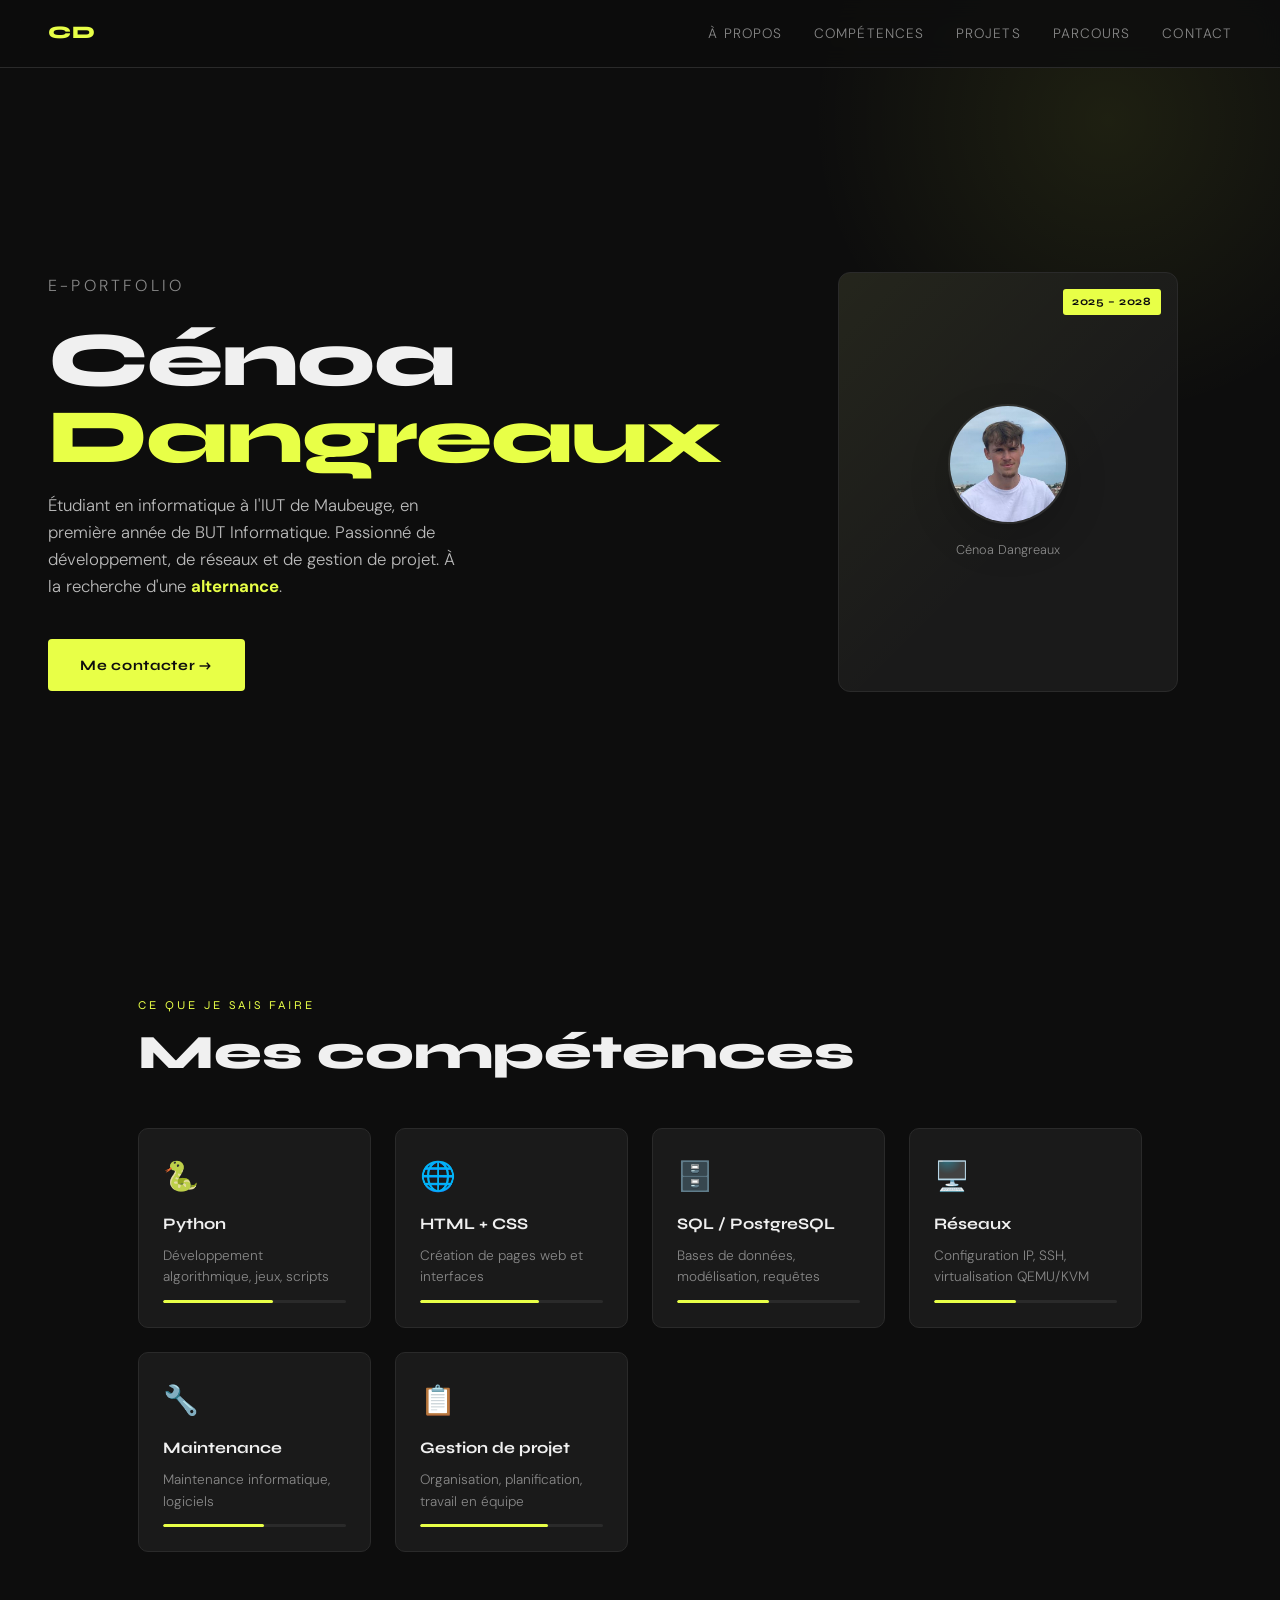
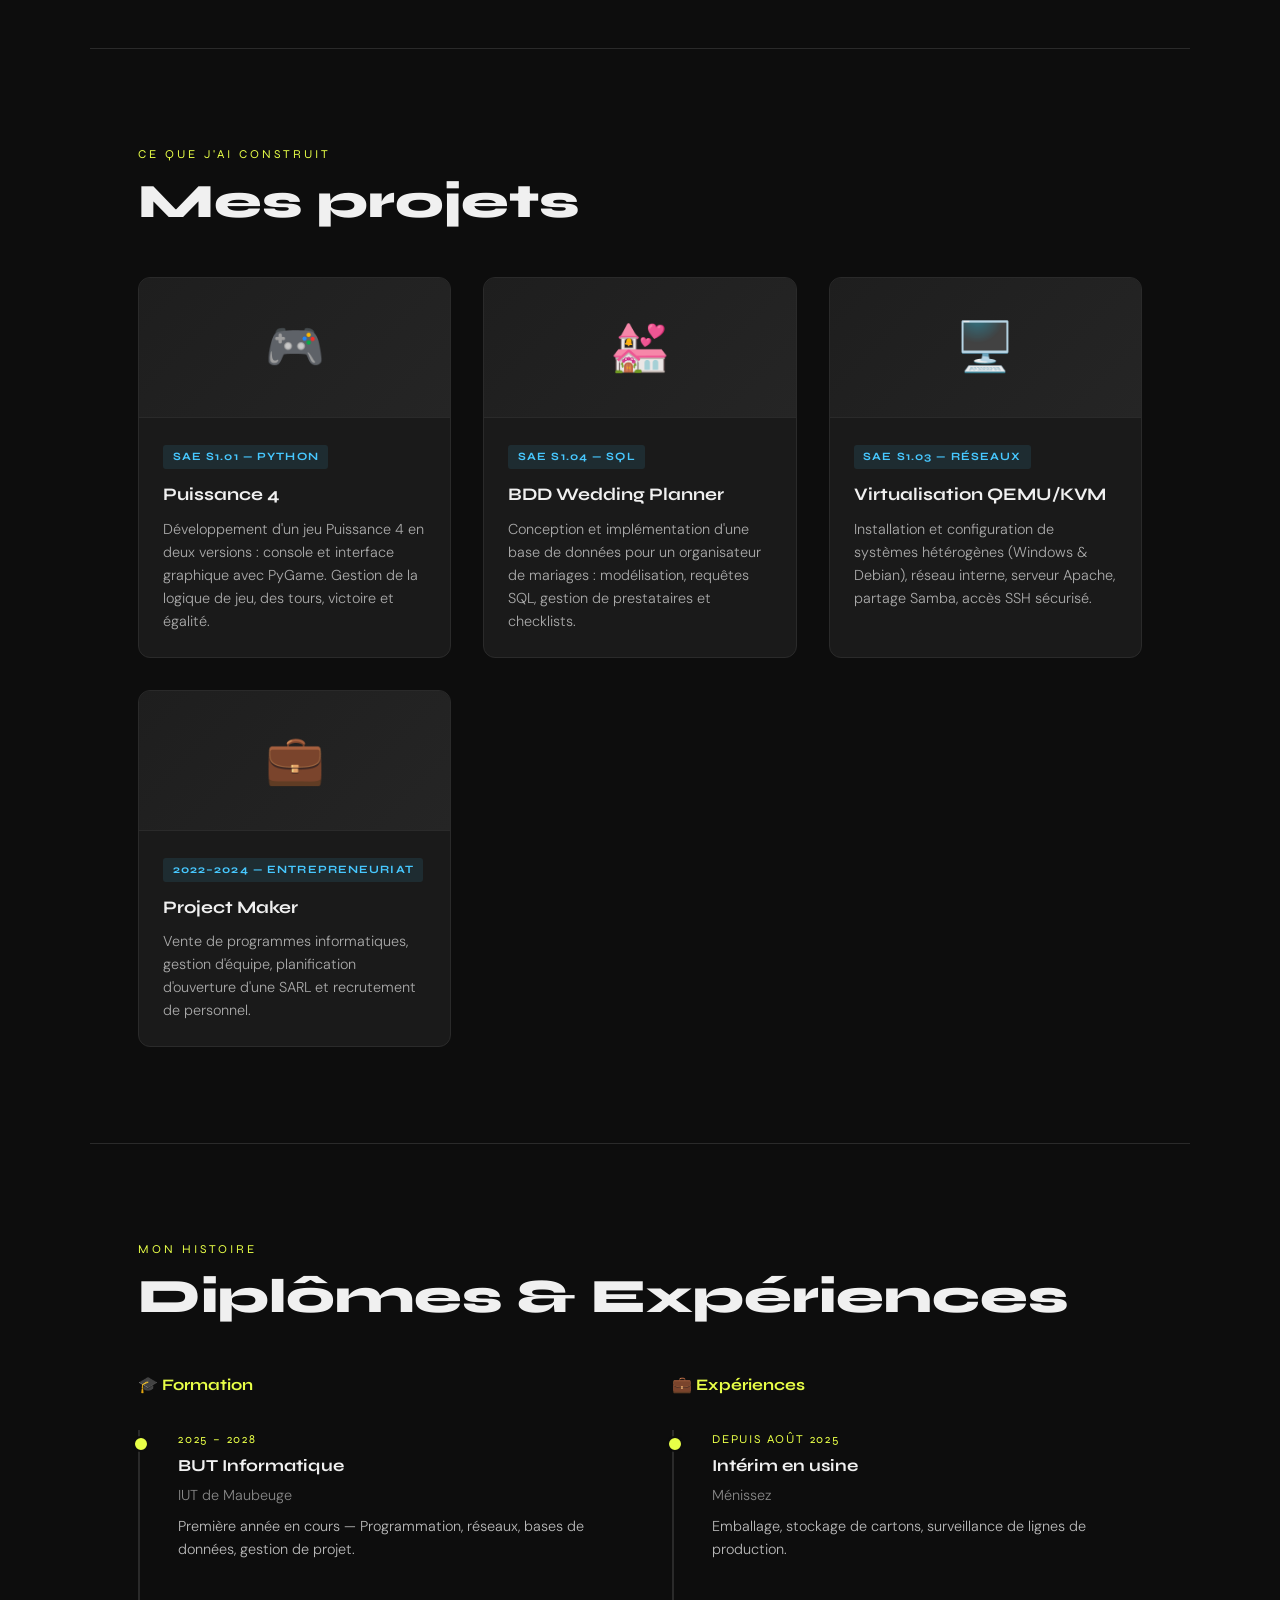
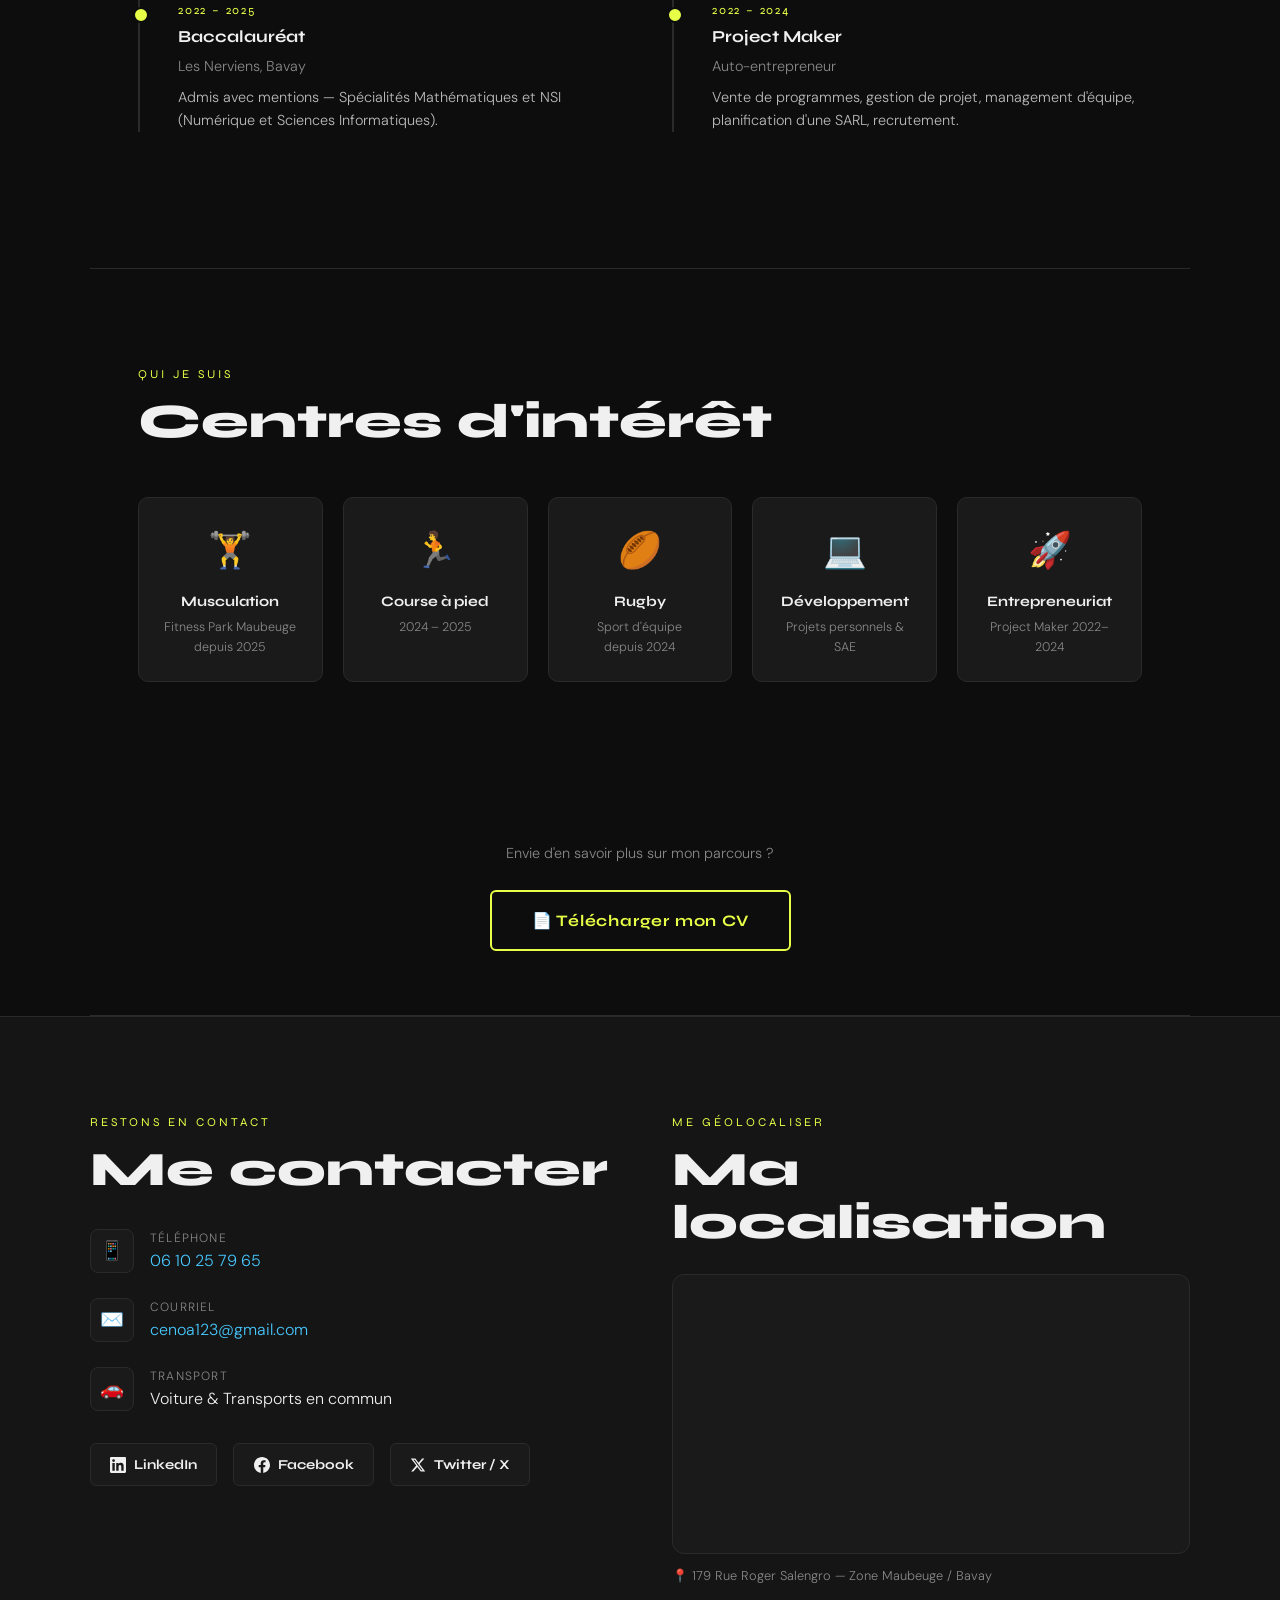
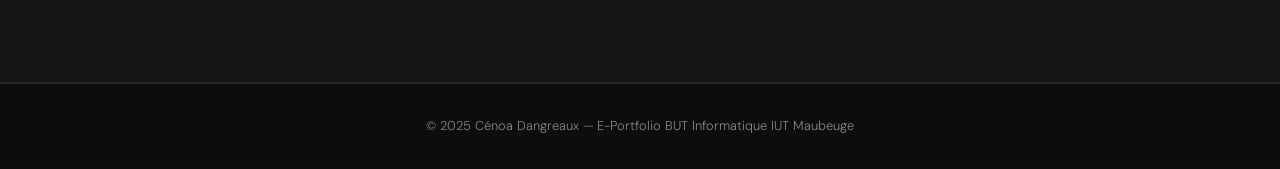
<file: index.html>
<!DOCTYPE html>
<html lang="fr">
<head>
<meta charset="UTF-8">
<meta name="viewport" content="width=device-width, initial-scale=1.0">
<title>Cénoa Dangreaux — Portfolio</title>
<link href="https://fonts.googleapis.com/css2?family=Syne:wght@400;700;800&family=DM+Sans:ital,wght@0,300;0,400;1,300&display=swap" rel="stylesheet">
<link rel="stylesheet" href="style.css">
</head>
<body>


<nav>
  <div class="nav-logo">CD</div>
  <ul class="nav-links">
    <li><a href="#about">À propos</a></li>
    <li><a href="#competences">Compétences</a></li>
    <li><a href="#projets">Projets</a></li>
    <li><a href="#parcours">Parcours</a></li>
    <li><a href="#contact">Contact</a></li>
  </ul>
</nav>


<section id="about" style="max-width:100%; padding:0;">
  <div id="hero">
    <div class="hero-text fade-in">
      <p class="hero-subtitle">E-Portfolio</p>
      <h1>Cénoa<br><span>Dangreaux</span></h1>
      <p class="hero-desc">
        Étudiant en informatique à l'IUT de Maubeuge, en première année de BUT Informatique.
        Passionné de développement, de réseaux et de gestion de projet. À la recherche d'une <strong style="color:var(--accent)">alternance</strong>.
      </p>
      <a href="#contact" class="hero-cta">Me contacter →</a>
    </div>
    <div class="hero-photo-container fade-in">
      <div class="photo-frame">
        <span class="corner-tag">2025 – 2028</span>
        <img src="photo.jpg" alt="Photo de Cénoa Dangreaux" class="photo-image">
        <p class="photo-label">Cénoa Dangreaux</p>
      </div>
    </div>
  </div>
</section>


<section id="competences">
  <div class="section-label">Ce que je sais faire</div>
  <h2 class="section-title">Mes compétences</h2>
  <div class="skills-grid fade-in">
    <div class="skill-card">
      <div class="skill-icon">🐍</div>
      <div class="skill-name">Python</div>
      <p style="font-size:0.85rem;color:var(--muted)">Développement algorithmique, jeux, scripts</p>
      <div class="skill-bar"><div class="skill-fill" style="width:60%"></div></div>
    </div>
    <div class="skill-card">
      <div class="skill-icon">🌐</div>
      <div class="skill-name">HTML + CSS</div>
      <p style="font-size:0.85rem;color:var(--muted)">Création de pages web et interfaces</p>
      <div class="skill-bar"><div class="skill-fill" style="width:65%"></div></div>
    </div>
    <div class="skill-card">
      <div class="skill-icon">🗄️</div>
      <div class="skill-name">SQL / PostgreSQL</div>
      <p style="font-size:0.85rem;color:var(--muted)">Bases de données, modélisation, requêtes</p>
      <div class="skill-bar"><div class="skill-fill" style="width:50%"></div></div>
    </div>
    <div class="skill-card">
      <div class="skill-icon">🖥️</div>
      <div class="skill-name">Réseaux</div>
      <p style="font-size:0.85rem;color:var(--muted)">Configuration IP, SSH, virtualisation QEMU/KVM</p>
      <div class="skill-bar"><div class="skill-fill" style="width:45%"></div></div>
    </div>
    <div class="skill-card">
      <div class="skill-icon">🔧</div>
      <div class="skill-name">Maintenance</div>
      <p style="font-size:0.85rem;color:var(--muted)">Maintenance informatique, logiciels</p>
      <div class="skill-bar"><div class="skill-fill" style="width:55%"></div></div>
    </div>
    <div class="skill-card">
      <div class="skill-icon">📋</div>
      <div class="skill-name">Gestion de projet</div>
      <p style="font-size:0.85rem;color:var(--muted)">Organisation, planification, travail en équipe</p>
      <div class="skill-bar"><div class="skill-fill" style="width:70%"></div></div>
    </div>
  </div>
</section>

<div class="divider"></div>


<section id="projets">
  <div class="section-label">Ce que j'ai construit</div>
  <h2 class="section-title">Mes projets</h2>
  <div class="projects-grid fade-in">

    <div class="project-card">
      <div class="project-top">🎮</div>
      <div class="project-body">
        <span class="project-tag">SAE S1.01 — Python</span>
        <div class="project-title">Puissance 4</div>
        <p class="project-desc">Développement d'un jeu Puissance 4 en deux versions : console et interface graphique avec PyGame. Gestion de la logique de jeu, des tours, victoire et égalité.</p>
      </div>
    </div>

    <div class="project-card">
      <div class="project-top">💒</div>
      <div class="project-body">
        <span class="project-tag">SAE S1.04 — SQL</span>
        <div class="project-title">BDD Wedding Planner</div>
        <p class="project-desc">Conception et implémentation d'une base de données pour un organisateur de mariages : modélisation, requêtes SQL, gestion de prestataires et checklists.</p>
      </div>
    </div>

    <div class="project-card">
      <div class="project-top">🖥️</div>
      <div class="project-body">
        <span class="project-tag">SAE S1.03 — Réseaux</span>
        <div class="project-title">Virtualisation QEMU/KVM</div>
        <p class="project-desc">Installation et configuration de systèmes hétérogènes (Windows & Debian), réseau interne, serveur Apache, partage Samba, accès SSH sécurisé.</p>
      </div>
    </div>

    <div class="project-card">
      <div class="project-top">💼</div>
      <div class="project-body">
        <span class="project-tag">2022–2024 — Entrepreneuriat</span>
        <div class="project-title">Project Maker</div>
        <p class="project-desc">Vente de programmes informatiques, gestion d'équipe, planification d'ouverture d'une SARL et recrutement de personnel.</p>
      </div>
    </div>

  </div>
</section>

<div class="divider"></div>


<section id="parcours">
  <div class="section-label">Mon histoire</div>
  <h2 class="section-title">Diplômes & Expériences</h2>
  <div style="display:grid;grid-template-columns:1fr 1fr;gap:4rem;" class="fade-in">

    <div>
      <p style="font-family:'Syne',sans-serif;font-weight:700;font-size:1rem;margin-bottom:2rem;color:var(--accent)">🎓 Formation</p>
      <div class="timeline">
        <div class="timeline-item">
          <div class="timeline-year">2025 – 2028</div>
          <div class="timeline-title">BUT Informatique</div>
          <div class="timeline-sub">IUT de Maubeuge</div>
          <div class="timeline-desc">Première année en cours — Programmation, réseaux, bases de données, gestion de projet.</div>
        </div>
        <div class="timeline-item">
          <div class="timeline-year">2022 – 2025</div>
          <div class="timeline-title">Baccalauréat</div>
          <div class="timeline-sub">Les Nerviens, Bavay</div>
          <div class="timeline-desc">Admis avec mentions — Spécialités Mathématiques et NSI (Numérique et Sciences Informatiques).</div>
        </div>
      </div>
    </div>

    <div>
      <p style="font-family:'Syne',sans-serif;font-weight:700;font-size:1rem;margin-bottom:2rem;color:var(--accent)">💼 Expériences</p>
      <div class="timeline">
        <div class="timeline-item">
          <div class="timeline-year">Depuis août 2025</div>
          <div class="timeline-title">Intérim en usine</div>
          <div class="timeline-sub">Ménissez</div>
          <div class="timeline-desc">Emballage, stockage de cartons, surveillance de lignes de production.</div>
        </div>
        <div class="timeline-item">
          <div class="timeline-year">2022 – 2024</div>
          <div class="timeline-title">Project Maker</div>
          <div class="timeline-sub">Auto-entrepreneur</div>
          <div class="timeline-desc">Vente de programmes, gestion de projet, management d'équipe, planification d'une SARL, recrutement.</div>
        </div>
      </div>
    </div>

  </div>
</section>

<div class="divider"></div>


<section id="interets">
  <div class="section-label">Qui je suis</div>
  <h2 class="section-title">Centres d'intérêt</h2>
  <div class="interests-grid fade-in">
    <div class="interest-card">
      <div class="interest-icon">🏋️</div>
      <div class="interest-name">Musculation</div>
      <div class="interest-sub">Fitness Park Maubeuge<br>depuis 2025</div>
    </div>
    <div class="interest-card">
      <div class="interest-icon">🏃</div>
      <div class="interest-name">Course à pied</div>
      <div class="interest-sub">2024 – 2025</div>
    </div>
    <div class="interest-card">
      <div class="interest-icon">🏉</div>
      <div class="interest-name">Rugby</div>
      <div class="interest-sub">Sport d'équipe<br>depuis 2024</div>
    </div>
    <div class="interest-card">
      <div class="interest-icon">💻</div>
      <div class="interest-name">Développement</div>
      <div class="interest-sub">Projets personnels & SAE</div>
    </div>
    <div class="interest-card">
      <div class="interest-icon">🚀</div>
      <div class="interest-name">Entrepreneuriat</div>
      <div class="interest-sub">Project Maker 2022–2024</div>
    </div>
  </div>
</section>


<div class="cv-section">
  <p style="color:var(--muted);font-size:0.9rem;margin-bottom:1.5rem;">Envie d'en savoir plus sur mon parcours ?</p>
  <a href="https://drive.google.com/file/d/1ZRacminTgm_De4k5NK4SQ45IIt7u5KYy/view?usp=sharing" class="cv-btn" target="_blank">
    📄 Télécharger mon CV
  </a>
</div>

<div class="divider"></div>


<div id="contact">
  <div class="contact-inner">
    <div>
      <div class="section-label">Restons en contact</div>
      <h2 class="section-title" style="margin-bottom:2rem;">Me contacter</h2>
      <div class="contact-info fade-in">
        <div class="contact-item">
          <div class="contact-icon">📱</div>
          <div class="contact-text">
            <div class="contact-label">Téléphone</div>
            <a href="tel:0610257965">06 10 25 79 65</a>
          </div>
        </div>
        <div class="contact-item">
          <div class="contact-icon">✉️</div>
          <div class="contact-text">
            <div class="contact-label">Courriel</div>
            <a href="mailto:cenoa123@gmail.com">cenoa123@gmail.com</a>
          </div>
        </div>
        <div class="contact-item">
          <div class="contact-icon">🚗</div>
          <div class="contact-text">
            <div class="contact-label">Transport</div>
            <span>Voiture & Transports en commun</span>
          </div>
        </div>
      </div>

      
      <div class="socials fade-in">
        <a href="https://www.linkedin.com/in/cénoa-dangreaux-1918762b9" target="_blank" class="social-btn">
          <svg width="16" height="16" viewBox="0 0 24 24" fill="currentColor"><path d="M20.447 20.452h-3.554v-5.569c0-1.328-.027-3.037-1.852-3.037-1.853 0-2.136 1.445-2.136 2.939v5.667H9.351V9h3.414v1.561h.046c.477-.9 1.637-1.85 3.37-1.85 3.601 0 4.267 2.37 4.267 5.455v6.286zM5.337 7.433a2.062 2.062 0 01-2.063-2.065 2.064 2.064 0 112.063 2.065zm1.782 13.019H3.555V9h3.564v11.452zM22.225 0H1.771C.792 0 0 .774 0 1.729v20.542C0 23.227.792 24 1.771 24h20.451C23.2 24 24 23.227 24 22.271V1.729C24 .774 23.2 0 22.222 0h.003z"/></svg>
          LinkedIn
        </a>
        <span class="social-btn">
          <svg width="16" height="16" viewBox="0 0 24 24" fill="currentColor"><path d="M24 12.073c0-6.627-5.373-12-12-12s-12 5.373-12 12c0 5.99 4.388 10.954 10.125 11.854v-8.385H7.078v-3.47h3.047V9.43c0-3.007 1.792-4.669 4.533-4.669 1.312 0 2.686.235 2.686.235v2.953H15.83c-1.491 0-1.956.925-1.956 1.874v2.25h3.328l-.532 3.47h-2.796v8.385C19.612 23.027 24 18.062 24 12.073z"/></svg>
          Facebook
        </span>
        <span class="social-btn">
          <svg width="16" height="16" viewBox="0 0 24 24" fill="currentColor"><path d="M18.244 2.25h3.308l-7.227 8.26 8.502 11.24H16.17l-5.214-6.817L4.99 21.75H1.68l7.73-8.835L1.254 2.25H8.08l4.713 6.231zm-1.161 17.52h1.833L7.084 4.126H5.117z"/></svg>
          Twitter / X
        </span>
      </div>
    </div>

    
    <div>
      <div class="section-label">Me géolocaliser</div>
      <h2 class="section-title" style="margin-bottom:1.5rem;">Ma localisation</h2>
      <div class="map-placeholder fade-in">
        <iframe
          src="https://www.openstreetmap.org/export/embed.html?bbox=3.85,50.22,4.10,50.35&layer=mapnik&marker=50.2803,3.9744"
          allowfullscreen
          loading="lazy">
        </iframe>
      </div>
      <p style="font-size:0.8rem;color:var(--muted);margin-top:0.75rem;">📍 179 Rue Roger Salengro — Zone Maubeuge / Bavay</p>
    </div>

  </div>
</div>


<footer>
  <p>© 2025 Cénoa Dangreaux — E-Portfolio BUT Informatique IUT Maubeuge</p>
</footer>

<script>
  // Fade-in on scroll
  const observer = new IntersectionObserver((entries) => {
    entries.forEach(e => {
      if (e.isIntersecting) {
        e.target.classList.add('visible');
        observer.unobserve(e.target);
      }
    });
  }, { threshold: 0.15 });

  document.querySelectorAll('.fade-in').forEach(el => observer.observe(el));

  // Skill bar animation on scroll
  const skillObserver = new IntersectionObserver((entries) => {
    entries.forEach(e => {
      if (e.isIntersecting) {
        e.target.querySelectorAll('.skill-fill').forEach(bar => {
          bar.style.animationPlayState = 'running';
        });
      }
    });
  }, { threshold: 0.2 });

  document.querySelectorAll('.skills-grid').forEach(el => skillObserver.observe(el));
</script>
</body>
</html>
</file>
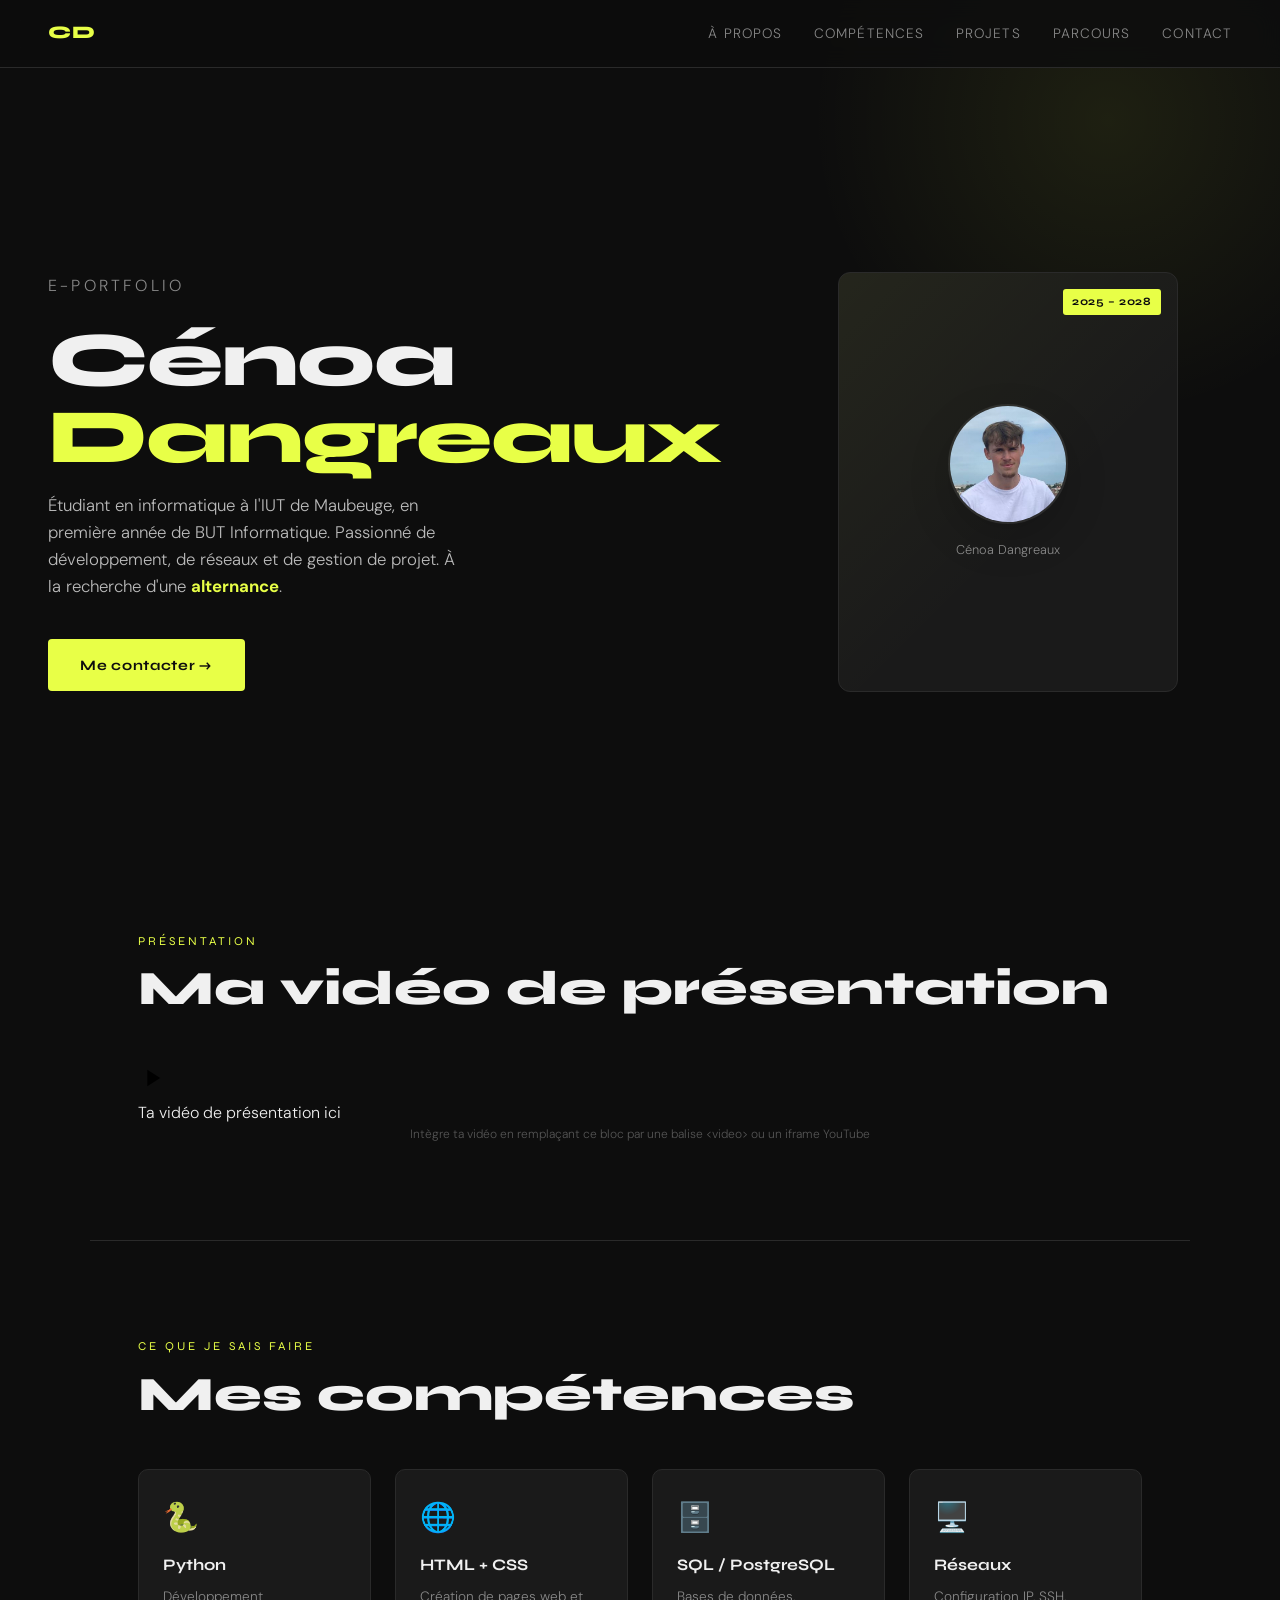
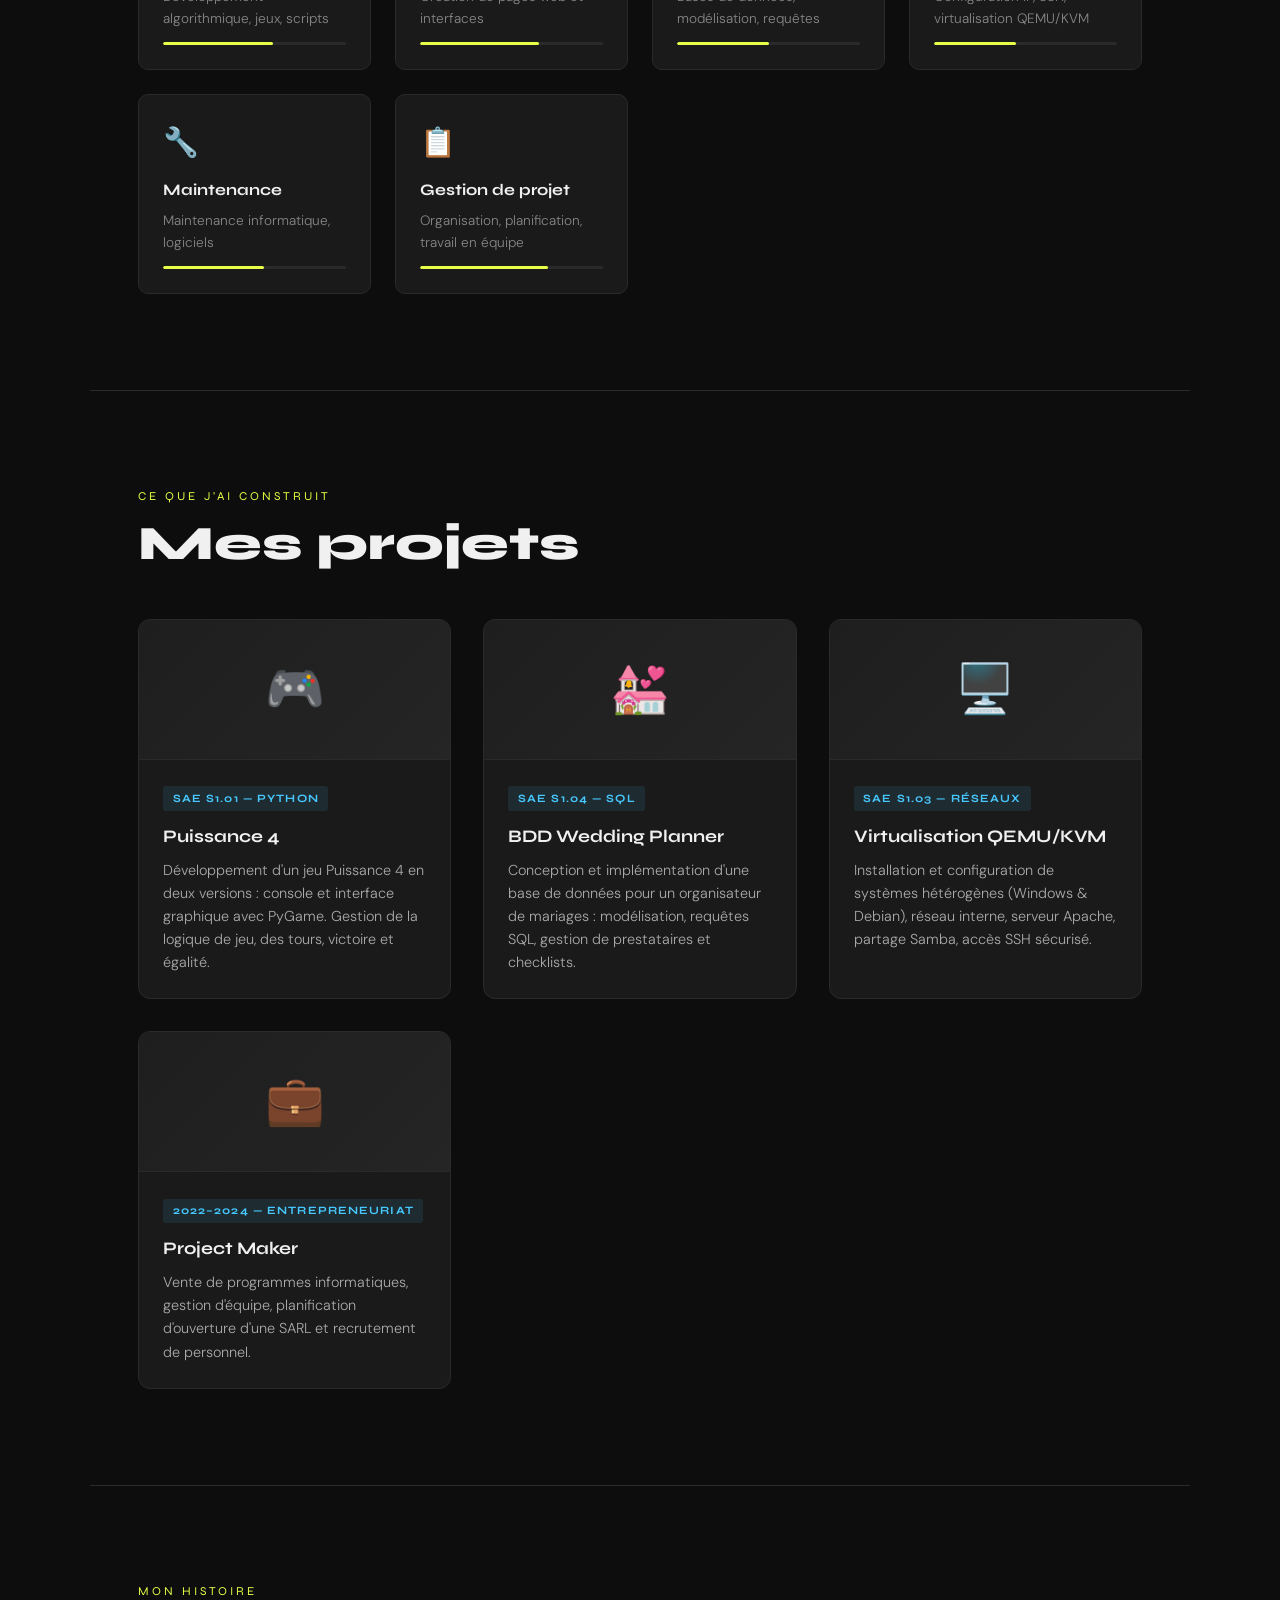
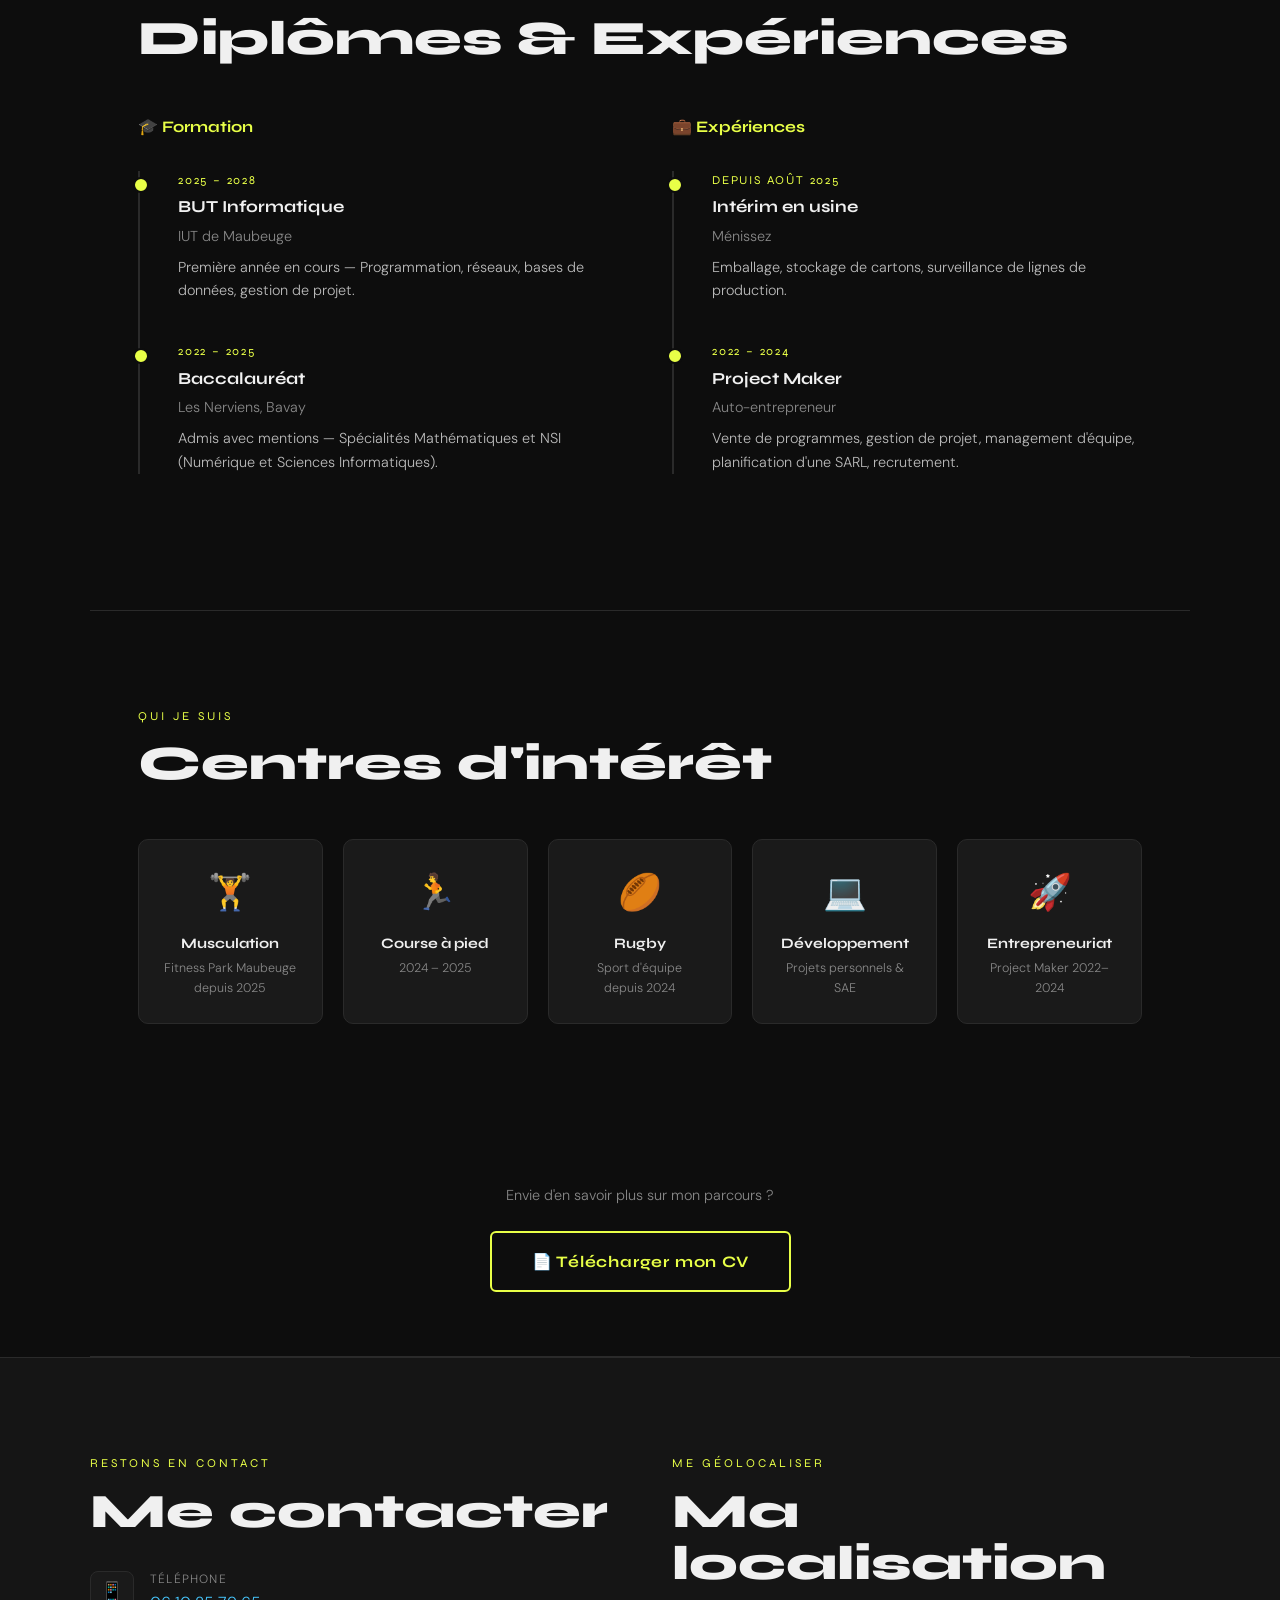
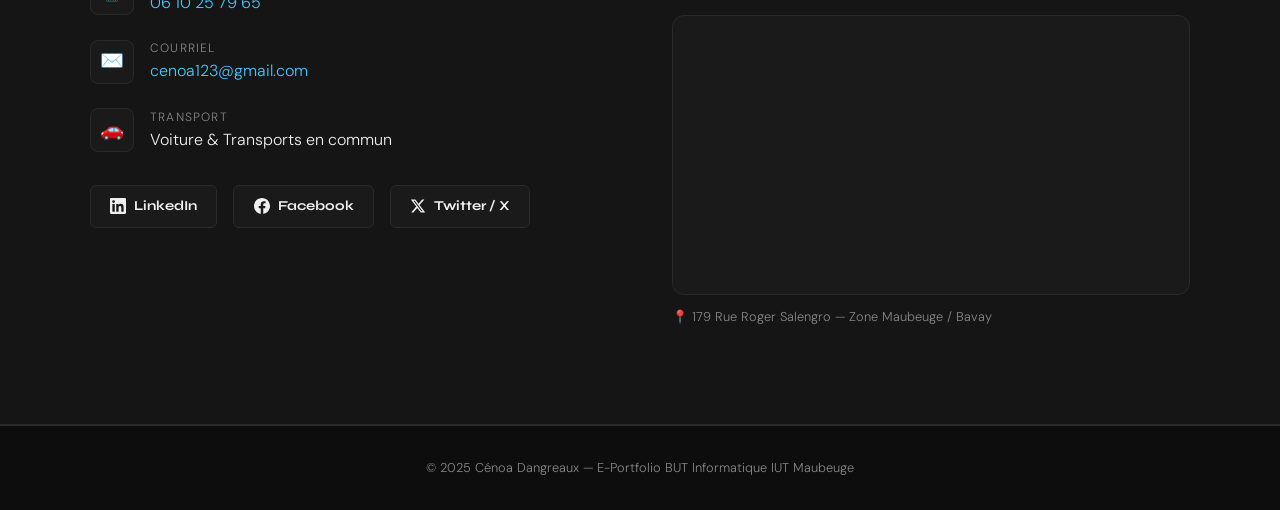
<file: eportfolio_cenoa.html>
<!DOCTYPE html>
<html lang="fr">
<head>
<meta charset="UTF-8">
<meta name="viewport" content="width=device-width, initial-scale=1.0">
<title>Cénoa Dangreaux — Portfolio</title>
<link href="https://fonts.googleapis.com/css2?family=Syne:wght@400;700;800&family=DM+Sans:ital,wght@0,300;0,400;1,300&display=swap" rel="stylesheet">
<link rel="stylesheet" href="style.css">
</head>
<body>


<nav>
  <div class="nav-logo">CD</div>
  <ul class="nav-links">
    <li><a href="#about">À propos</a></li>
    <li><a href="#competences">Compétences</a></li>
    <li><a href="#projets">Projets</a></li>
    <li><a href="#parcours">Parcours</a></li>
    <li><a href="#contact">Contact</a></li>
  </ul>
</nav>


<section id="about" style="max-width:100%; padding:0;">
  <div id="hero">
    <div class="hero-text fade-in">
      <p class="hero-subtitle">E-Portfolio</p>
      <h1>Cénoa<br><span>Dangreaux</span></h1>
      <p class="hero-desc">
        Étudiant en informatique à l'IUT de Maubeuge, en première année de BUT Informatique.
        Passionné de développement, de réseaux et de gestion de projet. À la recherche d'une <strong style="color:var(--accent)">alternance</strong>.
      </p>
      <a href="#contact" class="hero-cta">Me contacter →</a>
    </div>
    <div class="hero-photo-container fade-in">
      <div class="photo-frame">
        <span class="corner-tag">2025 – 2028</span>
        <img src="photo.jpg" alt="Photo de Cénoa Dangreaux" class="photo-image">
        <p class="photo-label">Cénoa Dangreaux</p>
      </div>
    </div>
  </div>
</section>


<section id="video" style="padding-top:2rem;">
  <div class="section-label">Présentation</div>
  <h2 class="section-title">Ma vidéo de présentation</h2>
  <div class="video-placeholder fade-in">
    <div class="play-btn">
      <svg width="28" height="28" viewBox="0 0 24 24"><path d="M8 5v14l11-7z"/></svg>
    </div>
    <p class="video-note">Ta vidéo de présentation ici</p>
    <p style="font-size:0.75rem;color:#555;text-align:center;">Intègre ta vidéo en remplaçant ce bloc par une balise &lt;video&gt; ou un iframe YouTube</p>
  </div>
</section>

<div class="divider"></div>


<section id="competences">
  <div class="section-label">Ce que je sais faire</div>
  <h2 class="section-title">Mes compétences</h2>
  <div class="skills-grid fade-in">
    <div class="skill-card">
      <div class="skill-icon">🐍</div>
      <div class="skill-name">Python</div>
      <p style="font-size:0.85rem;color:var(--muted)">Développement algorithmique, jeux, scripts</p>
      <div class="skill-bar"><div class="skill-fill" style="width:60%"></div></div>
    </div>
    <div class="skill-card">
      <div class="skill-icon">🌐</div>
      <div class="skill-name">HTML + CSS</div>
      <p style="font-size:0.85rem;color:var(--muted)">Création de pages web et interfaces</p>
      <div class="skill-bar"><div class="skill-fill" style="width:65%"></div></div>
    </div>
    <div class="skill-card">
      <div class="skill-icon">🗄️</div>
      <div class="skill-name">SQL / PostgreSQL</div>
      <p style="font-size:0.85rem;color:var(--muted)">Bases de données, modélisation, requêtes</p>
      <div class="skill-bar"><div class="skill-fill" style="width:50%"></div></div>
    </div>
    <div class="skill-card">
      <div class="skill-icon">🖥️</div>
      <div class="skill-name">Réseaux</div>
      <p style="font-size:0.85rem;color:var(--muted)">Configuration IP, SSH, virtualisation QEMU/KVM</p>
      <div class="skill-bar"><div class="skill-fill" style="width:45%"></div></div>
    </div>
    <div class="skill-card">
      <div class="skill-icon">🔧</div>
      <div class="skill-name">Maintenance</div>
      <p style="font-size:0.85rem;color:var(--muted)">Maintenance informatique, logiciels</p>
      <div class="skill-bar"><div class="skill-fill" style="width:55%"></div></div>
    </div>
    <div class="skill-card">
      <div class="skill-icon">📋</div>
      <div class="skill-name">Gestion de projet</div>
      <p style="font-size:0.85rem;color:var(--muted)">Organisation, planification, travail en équipe</p>
      <div class="skill-bar"><div class="skill-fill" style="width:70%"></div></div>
    </div>
  </div>
</section>

<div class="divider"></div>


<section id="projets">
  <div class="section-label">Ce que j'ai construit</div>
  <h2 class="section-title">Mes projets</h2>
  <div class="projects-grid fade-in">

    <div class="project-card">
      <div class="project-top">🎮</div>
      <div class="project-body">
        <span class="project-tag">SAE S1.01 — Python</span>
        <div class="project-title">Puissance 4</div>
        <p class="project-desc">Développement d'un jeu Puissance 4 en deux versions : console et interface graphique avec PyGame. Gestion de la logique de jeu, des tours, victoire et égalité.</p>
      </div>
    </div>

    <div class="project-card">
      <div class="project-top">💒</div>
      <div class="project-body">
        <span class="project-tag">SAE S1.04 — SQL</span>
        <div class="project-title">BDD Wedding Planner</div>
        <p class="project-desc">Conception et implémentation d'une base de données pour un organisateur de mariages : modélisation, requêtes SQL, gestion de prestataires et checklists.</p>
      </div>
    </div>

    <div class="project-card">
      <div class="project-top">🖥️</div>
      <div class="project-body">
        <span class="project-tag">SAE S1.03 — Réseaux</span>
        <div class="project-title">Virtualisation QEMU/KVM</div>
        <p class="project-desc">Installation et configuration de systèmes hétérogènes (Windows & Debian), réseau interne, serveur Apache, partage Samba, accès SSH sécurisé.</p>
      </div>
    </div>

    <div class="project-card">
      <div class="project-top">💼</div>
      <div class="project-body">
        <span class="project-tag">2022–2024 — Entrepreneuriat</span>
        <div class="project-title">Project Maker</div>
        <p class="project-desc">Vente de programmes informatiques, gestion d'équipe, planification d'ouverture d'une SARL et recrutement de personnel.</p>
      </div>
    </div>

  </div>
</section>

<div class="divider"></div>


<section id="parcours">
  <div class="section-label">Mon histoire</div>
  <h2 class="section-title">Diplômes & Expériences</h2>
  <div style="display:grid;grid-template-columns:1fr 1fr;gap:4rem;" class="fade-in">

    <div>
      <p style="font-family:'Syne',sans-serif;font-weight:700;font-size:1rem;margin-bottom:2rem;color:var(--accent)">🎓 Formation</p>
      <div class="timeline">
        <div class="timeline-item">
          <div class="timeline-year">2025 – 2028</div>
          <div class="timeline-title">BUT Informatique</div>
          <div class="timeline-sub">IUT de Maubeuge</div>
          <div class="timeline-desc">Première année en cours — Programmation, réseaux, bases de données, gestion de projet.</div>
        </div>
        <div class="timeline-item">
          <div class="timeline-year">2022 – 2025</div>
          <div class="timeline-title">Baccalauréat</div>
          <div class="timeline-sub">Les Nerviens, Bavay</div>
          <div class="timeline-desc">Admis avec mentions — Spécialités Mathématiques et NSI (Numérique et Sciences Informatiques).</div>
        </div>
      </div>
    </div>

    <div>
      <p style="font-family:'Syne',sans-serif;font-weight:700;font-size:1rem;margin-bottom:2rem;color:var(--accent)">💼 Expériences</p>
      <div class="timeline">
        <div class="timeline-item">
          <div class="timeline-year">Depuis août 2025</div>
          <div class="timeline-title">Intérim en usine</div>
          <div class="timeline-sub">Ménissez</div>
          <div class="timeline-desc">Emballage, stockage de cartons, surveillance de lignes de production.</div>
        </div>
        <div class="timeline-item">
          <div class="timeline-year">2022 – 2024</div>
          <div class="timeline-title">Project Maker</div>
          <div class="timeline-sub">Auto-entrepreneur</div>
          <div class="timeline-desc">Vente de programmes, gestion de projet, management d'équipe, planification d'une SARL, recrutement.</div>
        </div>
      </div>
    </div>

  </div>
</section>

<div class="divider"></div>


<section id="interets">
  <div class="section-label">Qui je suis</div>
  <h2 class="section-title">Centres d'intérêt</h2>
  <div class="interests-grid fade-in">
    <div class="interest-card">
      <div class="interest-icon">🏋️</div>
      <div class="interest-name">Musculation</div>
      <div class="interest-sub">Fitness Park Maubeuge<br>depuis 2025</div>
    </div>
    <div class="interest-card">
      <div class="interest-icon">🏃</div>
      <div class="interest-name">Course à pied</div>
      <div class="interest-sub">2024 – 2025</div>
    </div>
    <div class="interest-card">
      <div class="interest-icon">🏉</div>
      <div class="interest-name">Rugby</div>
      <div class="interest-sub">Sport d'équipe<br>depuis 2024</div>
    </div>
    <div class="interest-card">
      <div class="interest-icon">💻</div>
      <div class="interest-name">Développement</div>
      <div class="interest-sub">Projets personnels & SAE</div>
    </div>
    <div class="interest-card">
      <div class="interest-icon">🚀</div>
      <div class="interest-name">Entrepreneuriat</div>
      <div class="interest-sub">Project Maker 2022–2024</div>
    </div>
  </div>
</section>


<div class="cv-section">
  <p style="color:var(--muted);font-size:0.9rem;margin-bottom:1.5rem;">Envie d'en savoir plus sur mon parcours ?</p>
  <a href="#" class="cv-btn" onclick="alert('Remplace ce lien par le vrai lien vers ton CV PDF !')">
    📄 Télécharger mon CV
  </a>
</div>

<div class="divider"></div>


<div id="contact">
  <div class="contact-inner">
    <div>
      <div class="section-label">Restons en contact</div>
      <h2 class="section-title" style="margin-bottom:2rem;">Me contacter</h2>
      <div class="contact-info fade-in">
        <div class="contact-item">
          <div class="contact-icon">📱</div>
          <div class="contact-text">
            <div class="contact-label">Téléphone</div>
            <a href="tel:0610257965">06 10 25 79 65</a>
          </div>
        </div>
        <div class="contact-item">
          <div class="contact-icon">✉️</div>
          <div class="contact-text">
            <div class="contact-label">Courriel</div>
            <a href="mailto:cenoa123@gmail.com">cenoa123@gmail.com</a>
          </div>
        </div>
        <div class="contact-item">
          <div class="contact-icon">🚗</div>
          <div class="contact-text">
            <div class="contact-label">Transport</div>
            <span>Voiture & Transports en commun</span>
          </div>
        </div>
      </div>

      
      <div class="socials fade-in">
        <a href="https://www.linkedin.com/in/cénoa-dangreaux-1918762b9" target="_blank" class="social-btn">
          <svg width="16" height="16" viewBox="0 0 24 24" fill="currentColor"><path d="M20.447 20.452h-3.554v-5.569c0-1.328-.027-3.037-1.852-3.037-1.853 0-2.136 1.445-2.136 2.939v5.667H9.351V9h3.414v1.561h.046c.477-.9 1.637-1.85 3.37-1.85 3.601 0 4.267 2.37 4.267 5.455v6.286zM5.337 7.433a2.062 2.062 0 01-2.063-2.065 2.064 2.064 0 112.063 2.065zm1.782 13.019H3.555V9h3.564v11.452zM22.225 0H1.771C.792 0 0 .774 0 1.729v20.542C0 23.227.792 24 1.771 24h20.451C23.2 24 24 23.227 24 22.271V1.729C24 .774 23.2 0 22.222 0h.003z"/></svg>
          LinkedIn
        </a>
        <a href="https://facebook.com" target="_blank" class="social-btn">
          <svg width="16" height="16" viewBox="0 0 24 24" fill="currentColor"><path d="M24 12.073c0-6.627-5.373-12-12-12s-12 5.373-12 12c0 5.99 4.388 10.954 10.125 11.854v-8.385H7.078v-3.47h3.047V9.43c0-3.007 1.792-4.669 4.533-4.669 1.312 0 2.686.235 2.686.235v2.953H15.83c-1.491 0-1.956.925-1.956 1.874v2.25h3.328l-.532 3.47h-2.796v8.385C19.612 23.027 24 18.062 24 12.073z"/></svg>
          Facebook
        </a>
        <a href="https://twitter.com" target="_blank" class="social-btn">
          <svg width="16" height="16" viewBox="0 0 24 24" fill="currentColor"><path d="M18.244 2.25h3.308l-7.227 8.26 8.502 11.24H16.17l-5.214-6.817L4.99 21.75H1.68l7.73-8.835L1.254 2.25H8.08l4.713 6.231zm-1.161 17.52h1.833L7.084 4.126H5.117z"/></svg>
          Twitter / X
        </a>
      </div>
    </div>

    
    <div>
      <div class="section-label">Me géolocaliser</div>
      <h2 class="section-title" style="margin-bottom:1.5rem;">Ma localisation</h2>
      <div class="map-placeholder fade-in">
        <iframe
          src="https://www.openstreetmap.org/export/embed.html?bbox=3.85,50.22,4.10,50.35&layer=mapnik&marker=50.2803,3.9744"
          allowfullscreen
          loading="lazy">
        </iframe>
      </div>
      <p style="font-size:0.8rem;color:var(--muted);margin-top:0.75rem;">📍 179 Rue Roger Salengro — Zone Maubeuge / Bavay</p>
    </div>

  </div>
</div>


<footer>
  <p>© 2025 Cénoa Dangreaux — E-Portfolio BUT Informatique IUT Maubeuge</p>
</footer>

<script>
  // Fade-in on scroll
  const observer = new IntersectionObserver((entries) => {
    entries.forEach(e => {
      if (e.isIntersecting) {
        e.target.classList.add('visible');
        observer.unobserve(e.target);
      }
    });
  }, { threshold: 0.15 });

  document.querySelectorAll('.fade-in').forEach(el => observer.observe(el));

  // Skill bar animation on scroll
  const skillObserver = new IntersectionObserver((entries) => {
    entries.forEach(e => {
      if (e.isIntersecting) {
        e.target.querySelectorAll('.skill-fill').forEach(bar => {
          bar.style.animationPlayState = 'running';
        });
      }
    });
  }, { threshold: 0.2 });

  document.querySelectorAll('.skills-grid').forEach(el => skillObserver.observe(el));
</script>
</body>
</html>
</file>
<file: style.css>
:root {
    --bg: #0d0d0d;
    --surface: #151515;
    --card: #1a1a1a;
    --accent: #e8ff47;
    --accent2: #47c8ff;
    --text: #f0f0f0;
    --muted: #888;
    --border: #2a2a2a;
  }

  * { margin: 0; padding: 0; box-sizing: border-box; }

  html { scroll-behavior: smooth; }

  body {
    background: var(--bg);
    color: var(--text);
    font-family: 'DM Sans', sans-serif;
    font-weight: 300;
    line-height: 1.6;
    overflow-x: hidden;
  }

  
  nav {
    position: fixed;
    top: 0; left: 0; right: 0;
    z-index: 100;
    display: flex;
    justify-content: space-between;
    align-items: center;
    padding: 1.2rem 3rem;
    background: rgba(13,13,13,0.85);
    backdrop-filter: blur(12px);
    border-bottom: 1px solid var(--border);
  }

  .nav-logo {
    font-family: 'Syne', sans-serif;
    font-weight: 800;
    font-size: 1.1rem;
    letter-spacing: 0.05em;
    color: var(--accent);
  }

  .nav-links {
    display: flex;
    gap: 2rem;
    list-style: none;
  }

  .nav-links a {
    color: var(--muted);
    text-decoration: none;
    font-size: 0.85rem;
    letter-spacing: 0.08em;
    text-transform: uppercase;
    transition: color 0.2s;
  }

  .nav-links a:hover { color: var(--accent); }

  
  #hero {
    min-height: 100vh;
    display: grid;
    grid-template-columns: 1fr 1fr;
    align-items: center;
    padding: 8rem 3rem 4rem;
    gap: 4rem;
    position: relative;
    overflow: hidden;
  }

  #hero::before {
    content: '';
    position: absolute;
    top: -20%;
    right: -10%;
    width: 600px;
    height: 600px;
    background: radial-gradient(circle, rgba(232,255,71,0.08) 0%, transparent 70%);
    pointer-events: none;
  }

  .hero-text h1 {
    font-family: 'Syne', sans-serif;
    font-weight: 800;
    font-size: clamp(3rem, 6vw, 5.5rem);
    line-height: 1;
    letter-spacing: -0.02em;
    margin-bottom: 1rem;
  }

  .hero-text h1 span { color: var(--accent); }

  .hero-subtitle {
    font-size: 1rem;
    color: var(--muted);
    letter-spacing: 0.2em;
    text-transform: uppercase;
    margin-bottom: 1.5rem;
  }

  .hero-desc {
    font-size: 1.05rem;
    max-width: 420px;
    color: #bbb;
    margin-bottom: 2.5rem;
  }

  .hero-cta {
    display: inline-flex;
    align-items: center;
    gap: 0.75rem;
    background: var(--accent);
    color: #0d0d0d;
    padding: 0.9rem 2rem;
    border-radius: 4px;
    text-decoration: none;
    font-family: 'Syne', sans-serif;
    font-weight: 700;
    font-size: 0.9rem;
    letter-spacing: 0.05em;
    transition: transform 0.2s, box-shadow 0.2s;
  }

  .hero-cta:hover {
    transform: translateY(-2px);
    box-shadow: 0 8px 24px rgba(232,255,71,0.3);
  }

  .hero-photo-container {
    display: flex;
    justify-content: center;
    align-items: center;
    position: relative;
  }

  .photo-frame {
    width: 340px;
    height: 420px;
    border-radius: 12px;
    background: var(--card);
    border: 1px solid var(--border);
    display: flex;
    flex-direction: column;
    align-items: center;
    justify-content: center;
    gap: 1rem;
    position: relative;
    overflow: hidden;
  }

  .photo-frame::before {
    content: '';
    position: absolute;
    inset: 0;
    background: linear-gradient(135deg, rgba(232,255,71,0.05) 0%, transparent 60%);
  }

  .photo-placeholder {
    width: 120px;
    height: 120px;
    border-radius: 50%;
    background: linear-gradient(135deg, var(--accent) 0%, #b8d400 100%);
    display: flex;
    align-items: center;
    justify-content: center;
    font-family: 'Syne', sans-serif;
    font-weight: 800;
    font-size: 2.5rem;
    color: #0d0d0d;
  }

  .photo-image {
    width: 120px;
    height: 120px;
    border-radius: 50%;
    object-fit: cover;
    border: 2px solid rgba(255,255,255,0.08);
    box-shadow: 0 16px 40px rgba(0, 0, 0, 0.18);
  }

  .photo-label {
    font-size: 0.8rem;
    color: var(--muted);
    text-align: center;
    padding: 0 2rem;
  }

  .photo-hint {
    font-size: 0.7rem;
    color: #555;
    text-align: center;
    padding: 0 1.5rem;
    font-style: italic;
  }

  .corner-tag {
    position: absolute;
    top: 1rem;
    right: 1rem;
    background: var(--accent);
    color: #0d0d0d;
    font-family: 'Syne', sans-serif;
    font-size: 0.7rem;
    font-weight: 700;
    padding: 0.25rem 0.6rem;
    border-radius: 3px;
    letter-spacing: 0.05em;
  }

  
  section {
    padding: 6rem 3rem;
    max-width: 1100px;
    margin: 0 auto;
  }

  .section-label {
    font-family: 'Syne', sans-serif;
    font-size: 0.75rem;
    letter-spacing: 0.25em;
    text-transform: uppercase;
    color: var(--accent);
    margin-bottom: 0.75rem;
  }

  .section-title {
    font-family: 'Syne', sans-serif;
    font-weight: 800;
    font-size: clamp(2rem, 4vw, 3rem);
    margin-bottom: 3rem;
    line-height: 1.1;
  }

  
  .skills-grid {
    display: grid;
    grid-template-columns: repeat(auto-fill, minmax(220px, 1fr));
    gap: 1.5rem;
  }

  .skill-card {
    background: var(--card);
    border: 1px solid var(--border);
    border-radius: 10px;
    padding: 1.5rem;
    transition: border-color 0.2s, transform 0.2s;
  }

  .skill-card:hover {
    border-color: var(--accent);
    transform: translateY(-3px);
  }

  .skill-icon {
    font-size: 1.8rem;
    margin-bottom: 0.75rem;
  }

  .skill-name {
    font-family: 'Syne', sans-serif;
    font-weight: 700;
    margin-bottom: 0.5rem;
  }

  .skill-bar {
    height: 3px;
    background: var(--border);
    border-radius: 2px;
    overflow: hidden;
    margin-top: 0.75rem;
  }

  .skill-fill {
    height: 100%;
    background: var(--accent);
    border-radius: 2px;
    animation: fillBar 1.5s ease forwards;
  }

  @keyframes fillBar { from { width: 0 } }

  
  .projects-grid {
    display: grid;
    grid-template-columns: repeat(auto-fill, minmax(300px, 1fr));
    gap: 2rem;
  }

  .project-card {
    background: var(--card);
    border: 1px solid var(--border);
    border-radius: 12px;
    overflow: hidden;
    transition: transform 0.2s, border-color 0.2s;
  }

  .project-card:hover {
    transform: translateY(-4px);
    border-color: var(--accent2);
  }

  .project-top {
    height: 140px;
    display: flex;
    align-items: center;
    justify-content: center;
    font-size: 3rem;
    background: linear-gradient(135deg, #1e1e1e 0%, #252525 100%);
    border-bottom: 1px solid var(--border);
  }

  .project-body { padding: 1.5rem; }

  .project-tag {
    display: inline-block;
    background: rgba(71,200,255,0.1);
    color: var(--accent2);
    font-size: 0.7rem;
    padding: 0.2rem 0.6rem;
    border-radius: 3px;
    letter-spacing: 0.1em;
    text-transform: uppercase;
    margin-bottom: 0.75rem;
    font-family: 'Syne', sans-serif;
    font-weight: 700;
  }

  .project-title {
    font-family: 'Syne', sans-serif;
    font-weight: 700;
    font-size: 1.1rem;
    margin-bottom: 0.5rem;
  }

  .project-desc { font-size: 0.9rem; color: #aaa; }

  
  .timeline { position: relative; }

  .timeline::before {
    content: '';
    position: absolute;
    left: 0;
    top: 0;
    bottom: 0;
    width: 2px;
    background: var(--border);
  }

  .timeline-item {
    padding-left: 2.5rem;
    position: relative;
    margin-bottom: 2.5rem;
  }

  .timeline-item::before {
    content: '';
    position: absolute;
    left: -5px;
    top: 6px;
    width: 12px;
    height: 12px;
    border-radius: 50%;
    background: var(--accent);
    border: 2px solid var(--bg);
  }

  .timeline-year {
    font-family: 'Syne', sans-serif;
    font-size: 0.75rem;
    letter-spacing: 0.15em;
    color: var(--accent);
    text-transform: uppercase;
    margin-bottom: 0.25rem;
  }

  .timeline-title {
    font-family: 'Syne', sans-serif;
    font-weight: 700;
    font-size: 1.05rem;
    margin-bottom: 0.25rem;
  }

  .timeline-sub { font-size: 0.9rem; color: var(--muted); margin-bottom: 0.5rem; }
  .timeline-desc { font-size: 0.9rem; color: #bbb; }

  
  .interests-grid {
    display: grid;
    grid-template-columns: repeat(auto-fill, minmax(180px, 1fr));
    gap: 1.25rem;
  }

  .interest-card {
    background: var(--card);
    border: 1px solid var(--border);
    border-radius: 10px;
    padding: 1.5rem 1.25rem;
    text-align: center;
    transition: border-color 0.2s, transform 0.2s;
  }

  .interest-card:hover {
    border-color: var(--accent);
    transform: translateY(-3px);
  }

  .interest-icon { font-size: 2.2rem; margin-bottom: 0.75rem; }
  .interest-name {
    font-family: 'Syne', sans-serif;
    font-weight: 700;
    font-size: 0.9rem;
  }
  .interest-sub { font-size: 0.78rem; color: var(--muted); margin-top: 0.25rem; }

  
  #contact {
    background: var(--surface);
    border-top: 1px solid var(--border);
    border-bottom: 1px solid var(--border);
    padding: 6rem 3rem;
  }

  .contact-inner {
    max-width: 1100px;
    margin: 0 auto;
    display: grid;
    grid-template-columns: 1fr 1fr;
    gap: 4rem;
  }

  .contact-info { display: flex; flex-direction: column; gap: 1.5rem; }

  .contact-item {
    display: flex;
    align-items: center;
    gap: 1rem;
  }

  .contact-icon {
    width: 44px;
    height: 44px;
    border-radius: 8px;
    background: var(--card);
    border: 1px solid var(--border);
    display: flex;
    align-items: center;
    justify-content: center;
    font-size: 1.2rem;
    flex-shrink: 0;
  }

  .contact-text a { color: var(--accent2); text-decoration: none; }
  .contact-text a:hover { text-decoration: underline; }
  .contact-label { font-size: 0.75rem; color: var(--muted); text-transform: uppercase; letter-spacing: 0.1em; }

  
  .map-placeholder {
    width: 100%;
    height: 280px;
    background: var(--card);
    border: 1px solid var(--border);
    border-radius: 12px;
    overflow: hidden;
    position: relative;
  }

  .map-placeholder iframe {
    width: 100%;
    height: 100%;
    border: none;
    opacity: 0.8;
  }

  .map-pin {
    position: absolute;
    top: 50%;
    left: 50%;
    transform: translate(-50%, -80%);
    font-size: 2rem;
    animation: bounce 1.5s ease-in-out infinite;
  }

  @keyframes bounce {
    0%, 100% { transform: translate(-50%, -80%); }
    50% { transform: translate(-50%, -100%); }
  }

  
  .socials {
    display: flex;
    gap: 1rem;
    margin-top: 2rem;
    flex-wrap: wrap;
  }

  .social-btn {
    display: inline-flex;
    align-items: center;
    gap: 0.5rem;
    padding: 0.6rem 1.2rem;
    border-radius: 6px;
    border: 1px solid var(--border);
    background: var(--card);
    color: var(--text);
    text-decoration: none;
    font-size: 0.85rem;
    font-family: 'Syne', sans-serif;
    font-weight: 700;
    transition: border-color 0.2s, background 0.2s, color 0.2s;
  }

  .social-btn:hover { border-color: var(--accent); color: var(--accent); background: rgba(232,255,71,0.05); }

  
  .cv-section {
    text-align: center;
    padding: 4rem 3rem;
  }

  .cv-btn {
    display: inline-flex;
    align-items: center;
    gap: 0.75rem;
    background: transparent;
    border: 2px solid var(--accent);
    color: var(--accent);
    padding: 1rem 2.5rem;
    border-radius: 6px;
    font-family: 'Syne', sans-serif;
    font-weight: 700;
    font-size: 1rem;
    letter-spacing: 0.05em;
    cursor: pointer;
    transition: background 0.2s, color 0.2s;
    text-decoration: none;
  }

  .cv-btn:hover { background: var(--accent); color: #0d0d0d; }

  
  footer {
    text-align: center;
    padding: 2rem;
    font-size: 0.8rem;
    color: var(--muted);
    border-top: 1px solid var(--border);
  }

  
  .divider {
    width: 100%;
    height: 1px;
    background: var(--border);
    max-width: 1100px;
    margin: 0 auto;
  }

  
  .fade-in {
    opacity: 0;
    transform: translateY(24px);
    transition: opacity 0.7s ease, transform 0.7s ease;
  }

  .fade-in.visible {
    opacity: 1;
    transform: none;
  }

  @media (max-width: 768px) {
    nav { padding: 1rem 1.5rem; }
    .nav-links { display: none; }
    #hero { grid-template-columns: 1fr; padding: 7rem 1.5rem 3rem; }
    .hero-photo-container { order: -1; }
    .photo-frame { width: 220px; height: 280px; }
    section { padding: 4rem 1.5rem; }
    .contact-inner { grid-template-columns: 1fr; gap: 2rem; }
    #contact { padding: 4rem 1.5rem; }
  }
</file>
